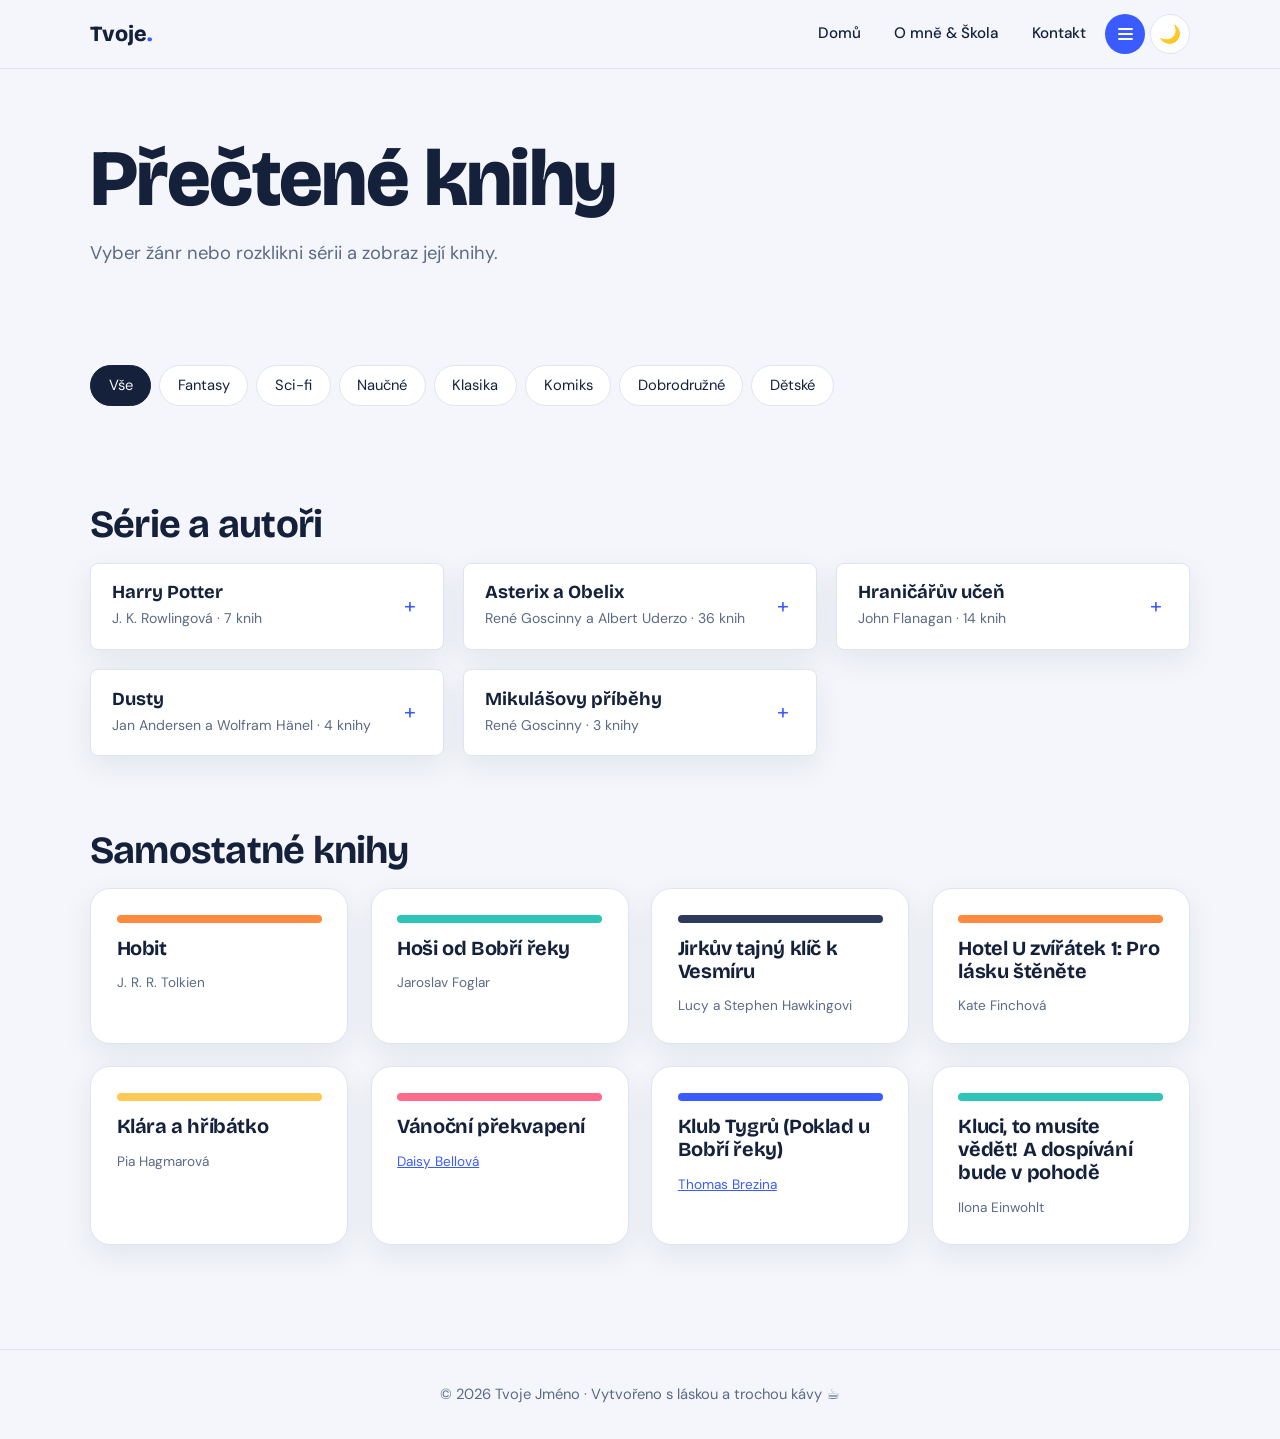
<file: knihy.html>
<!DOCTYPE html>
<html lang="cs"><head><meta charset="UTF-8"><meta name="viewport" content="width=device-width,initial-scale=1">
<title>Knihy – Martin Severňák</title>
<link rel="preconnect" href="https://fonts.googleapis.com"><link rel="preconnect" href="https://fonts.gstatic.com" crossorigin>
<link href="https://fonts.googleapis.com/css2?family=Bricolage+Grotesque:wght@600;800&family=DM+Sans:wght@400;500;700&display=swap" rel="stylesheet">
<link rel="stylesheet" href="css/style.css"></head><body>
<header id="site-header"></header><main>
<div class="wrap page-title"><h1>Přečtené knihy</h1><p>Vyber žánr nebo rozklikni sérii a zobraz její knihy.</p></div>
<section class="wrap">
  <div class="filters">
    <button class="chip on" data-f="vse">Vše</button><button class="chip" data-f="fantasy">Fantasy</button>
    <button class="chip" data-f="scifi">Sci-fi</button><button class="chip" data-f="naucne">Naučné</button>
    <button class="chip" data-f="klasika">Klasika</button><button class="chip" data-f="komiks">Komiks</button>
    <button class="chip" data-f="dobrodruzne">Dobrodružné</button><button class="chip" data-f="detske">Dětské</button>
  </div>
</section>
<section class="wrap book-section">
  <h2>Série a autoři</h2>
  <div class="book-groups">
    <details class="card author-group book reveal" data-z="fantasy">
      <summary><span class="author-title">Harry Potter</span><span class="author-meta">J. K. Rowlingová · 7 knih</span></summary>
      <div class="author-books">
        <ol data-author="J. K. Rowlingová">
          <li>Harry Potter a Kámen mudrců</li>
          <li>Harry Potter a Tajemná komnata</li>
          <li>Harry Potter a Vězeň z Azkabanu</li>
          <li>Harry Potter a Ohnivý pohár</li>
          <li>Harry Potter a Fénixův řád</li>
          <li>Harry Potter a Princ dvojí krve</li>
          <li>Harry Potter a Relikvie smrti</li>
        </ol>
        <p class="muted"><span class="stars">★★★★★</span> Kniha, díky které jsem začal číst.</p>
      </div>
    </details>

    <details class="card author-group book reveal" data-z="komiks">
      <summary><span class="author-title">Asterix a Obelix</span><span class="author-meta">René Goscinny a Albert Uderzo · 36 knih</span></summary>
      <div class="author-books">
        <h3>René Goscinny a Albert Uderzo</h3>
        <ol data-author="René Goscinny a Albert Uderzo">
          <li>Asterix z Galie (Astérix le Gaulois)</li>
          <li>Asterix a zlatý srp (La Serpe d'or)</li>
          <li>Asterix a Gótové (Astérix et les Goths)</li>
          <li>Asterix gladiátorem (Astérix gladiateur)</li>
          <li>Asterix a cesta kolem Galie (Le Tour de Gaule d'Astérix)</li>
          <li>Asterix a Kleopatra (Astérix et Cléopâtre)</li>
          <li>Souboj náčelníků (Le Combat des chefs)</li>
          <li>Asterix v Británii (Astérix chez les Bretons)</li>
          <li>Asterix a Normani (Astérix et les Normands)</li>
          <li>Asterix legionářem (Astérix légionnaire)</li>
          <li>Asterix a štít z Arverne (Le Bouclier arverne)</li>
          <li>Asterix a olympijské hry (Astérix aux Jeux olympiques)</li>
          <li>Asterix a kotlík (Astérix et le chaudron)</li>
          <li>Asterix v Hispánii (Astérix en Hispanie)</li>
          <li>Nesvár (La Zizanie)</li>
          <li>Asterix ve Švýcarsku (Astérix chez les Helvètes)</li>
          <li>Sídliště bohů (Le Domaine des dieux)</li>
          <li>Caesarův vavřínový věnec (Les Lauriers de César)</li>
          <li>Věštec (Le Devin)</li>
          <li>Asterix na Korsice (Astérix en Corse)</li>
          <li>Dárek od Caesara (Le Cadeau de César)</li>
          <li>Velká plavba (La Grande Traversée)</li>
          <li>Obelix &amp; spol. (Obélix et Compagnie)</li>
          <li>Asterix u Belgů (Astérix chez les Belges)</li>
        </ol>
        <h3>Éra Alberta Uderza (samostatná tvorba)</h3>
        <ol start="25" data-author="Albert Uderzo">
          <li>Velký příkop (Le Grand Fossé)</li>
          <li>Asterixova odysea (L'Odyssée d'Astérix)</li>
          <li>Asterixovo synáček (Le Fils d'Astérix)</li>
          <li>Asterix na Indickém oceánu (Astérix chez Rahàzade)</li>
          <li>Růže a meč (La Rose et le Glaive)</li>
          <li>Obelix a lodní lístek (La Galère d'Obélix)</li>
          <li>Asterix a Latraviata (Astérix et Latraviata)</li>
          <li>Asterix a slavný návrat (Astérix et la Rentrée gauloise) – sbírka krátkých příběhů</li>
          <li>Nebe mu padá na hlavu (Le ciel lui tombe sur la tête)</li>
          <li>Narozeniny Asterixe a Obelixe – Zlatá kniha (L'Anniversaire d'Astérix et Obélix - Le Livre d'or)</li>
        </ol>
        <ol start="38" data-author="Jean-Yves Ferri a Didier Conrad">
          <li>Vercingetorixova dcera (La Fille de Vercingétorix)</li>
          <li>Asterix a gryf (Astérix et le Griffon)</li>
        </ol>
      </div>
    </details>

    <details class="card author-group book reveal" data-z="fantasy">
      <summary><span class="author-title">Hraničářův učeň</span><span class="author-meta">John Flanagan · 14 knih</span></summary>
      <div class="author-books">
        <ol data-author="John Flanagan">
          <li><a href="https://www.google.com/search?kgmid=%2Fm%2F0f2ntf&amp;q=Rozvaliny+Gorlanu" target="_blank" rel="noopener noreferrer">Rozvaliny Gorlanu</a> (2004)</li>
          <li><a href="https://www.google.com/search?kgmid=%2Fm%2F0f2p1k&amp;q=Ho%C5%99%C3%ADc%C3%AD+most" target="_blank" rel="noopener noreferrer">Hořící most</a> (2005)</li>
          <li><a href="https://www.google.com/search?kgmid=%2Fm%2F0ffy86&amp;q=Ledov%C3%A1+zem%C4%9B" target="_blank" rel="noopener noreferrer">Ledová země</a> (2005)</li>
          <li><a href="https://www.google.com/search?kgmid=%2Fm%2F02q429s&amp;q=Nositel%C3%A9+dubov%C3%A9ho+listu" target="_blank" rel="noopener noreferrer">Nositelé dubového listu</a> (2006)</li>
          <li><a href="https://www.google.com/search?kgmid=%2Fm%2F02rxjx2&amp;q=V%C3%BDkupn%C3%A9+za+Eraka" target="_blank" rel="noopener noreferrer">Výkupné za Eraka</a> (2007) – dějově se odehrává mezi 4. a 5. dílem, autor ji ale napsal a vydal později.</li>
          <li><a href="https://www.google.com/search?kgmid=%2Fm%2F027046k&amp;q=%C4%8Carod%C4%9Bj+na+severu" target="_blank" rel="noopener noreferrer">Čaroděj na severu</a> (2006)</li>
          <li><a href="https://www.google.com/search?kgmid=%2Fm%2F027vkx4&amp;q=Obl%C3%A9h%C3%A1n%C3%AD+Macindawu" target="_blank" rel="noopener noreferrer">Obléhání Macindawu</a> (2006)</li>
          <li><a href="https://www.google.com/search?kgmid=%2Fm%2F04y69bc&amp;q=Kr%C3%A1lov%C3%A9+Clonmelu" target="_blank" rel="noopener noreferrer">Králové Clonmelu</a> (2008)</li>
          <li><a href="https://www.google.com/search?kgmid=%2Fm%2F09gn3bg&amp;q=Halt+v+nebezpe%C4%8D%C3%AD" target="_blank" rel="noopener noreferrer">Halt v nebezpečí</a> (2010)</li>
          <li><a href="https://www.google.com/search?kgmid=%2Fm%2F0dln32f&amp;q=C%C3%ADsa%C5%99+Nihon-d%C5%BEinu" target="_blank" rel="noopener noreferrer">Císař Nihon-džinu</a> (2011)</li>
          <li><a href="https://www.google.com/search?kgmid=%2Fm%2F0h96csh&amp;q=Ztracen%C3%A9+p%C5%99%C3%ADb%C4%9Bhy" target="_blank" rel="noopener noreferrer">Ztracené příběhy</a> (2011) – sbírka povídek doplňující osudy postav.</li>
          <li><a href="https://www.google.com/search?kgmid=%2Fm%2F0w1dhj8&amp;q=Kr%C3%A1lovsk%C3%A1+hrani%C4%8D%C3%A1%C5%99ka" target="_blank" rel="noopener noreferrer">Královská hraničářka</a> (2013)</li>
          <li><a href="https://www.google.com/search?kgmid=%2Fg%2F11gjk1tgxf&amp;q=Klan+Rud%C3%A9+li%C5%A1ky" target="_blank" rel="noopener noreferrer">Klan Rudé lišky</a> (2018)</li>
          <li><a href="https://www.google.com/search?kgmid=%2Fg%2F11gy75xchf&amp;q=Souboj+na+Araluenu" target="_blank" rel="noopener noreferrer">Souboj na Araluenu</a> (2019)</li>
        </ol>
      </div>
    </details>

    <details class="card author-group book reveal" data-z="detske">
      <summary><span class="author-title">Dusty</span><span class="author-meta">Jan Andersen a Wolfram Hänel · 4 knihy</span></summary>
      <div class="author-books"><ol data-author="Jan Andersen a Wolfram Hänel">
        <li>Dusty: Kamarádi navždy (2017)</li>
        <li>Dusty: V nebezpečí (2018)</li>
        <li>Dusty: Vrať se domů (2018)</li>
        <li>Dusty: Zázrak o Vánocích (2019)</li>
      </ol></div>
    </details>

    <details class="card author-group book reveal" data-z="detske">
      <summary><span class="author-title">Mikulášovy příběhy</span><span class="author-meta">René Goscinny · 3 knihy</span></summary>
      <div class="author-books"><ul data-author="René Goscinny">
        <li>Nové Mikulášovy patálie (Bezvadný vtip)</li>
        <li>Nové Mikulášovy patálie (Sváteční oběd)</li>
        <li>Mikulášovy přestávky</li>
      </ul></div>
    </details>
  </div>
</section>
<section class="wrap book-section">
  <h2>Samostatné knihy</h2>
  <div class="grid">
    <article class="card book reveal" data-z="fantasy dobrodruzne"><div class="cover" style="background:#ff8a3d"></div><h3>Hobit</h3><span class="tag">J. R. R. Tolkien</span></article>
    <article class="card book reveal" data-z="dobrodruzne klasika"><div class="cover" style="background:#2ec4b6"></div><h3>Hoši od Bobří řeky</h3><span class="tag">Jaroslav Foglar</span></article>
    <article class="card book reveal" data-z="scifi"><div class="cover" style="background:#2d3a5e"></div><h3>Jirkův tajný klíč k Vesmíru</h3><span class="tag">Lucy a Stephen Hawkingovi</span></article>
    <article class="card book reveal" data-z="detske"><div class="cover" style="background:#ff8a3d"></div><h3>Hotel U zvířátek 1: Pro lásku štěněte</h3><span class="tag">Kate Finchová</span></article>
    <article class="card book reveal" data-z="detske"><div class="cover" style="background:#ffc857"></div><h3>Klára a hříbátko</h3><span class="tag">Pia Hagmarová</span></article>
    <article class="card book reveal" data-z="detske"><div class="cover" style="background:#ff6b8b"></div><h3>Vánoční překvapení</h3><span class="tag"><a href="https://www.knihydobrovsky.cz/autori/daisy-bellova-240156" target="_blank" rel="noopener noreferrer">Daisy Bellová</a></span></article>
    <article class="card book reveal" data-z="detske"><div class="cover" style="background:#3a5bff"></div><h3>Klub Tygrů (Poklad u Bobří řeky)</h3><span class="tag"><a href="https://www.albatrosmedia.cz/autori/31149/thomas-brezina/" target="_blank" rel="noopener noreferrer">Thomas Brezina</a></span></article>
    <article class="card book reveal" data-z="naucne"><div class="cover" style="background:#2ec4b6"></div><h3>Kluci, to musíte vědět! A dospívání bude v pohodě</h3><span class="tag">Ilona Einwohlt</span></article>
  </div>
</section>
</main><footer id="site-footer"></footer><script src="js/script.js"></script></body></html>
</file>
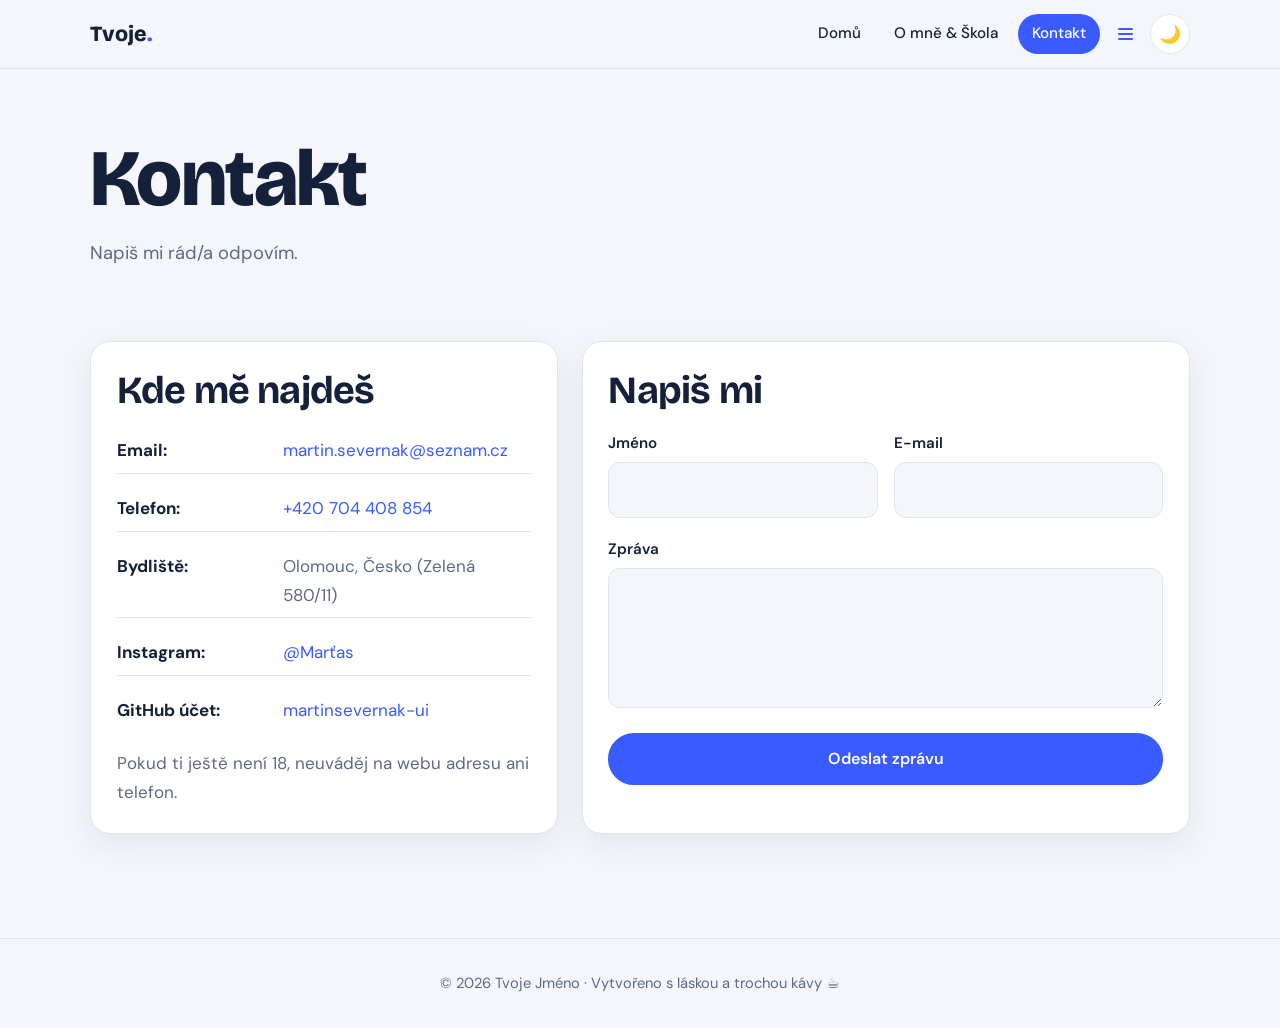
<file: kontakt.html>
<!DOCTYPE html>
<html lang="cs"><head><meta charset="UTF-8"><meta name="viewport" content="width=device-width,initial-scale=1">
<title>Kontakt – Martin Severňák</title>
<link rel="preconnect" href="https://fonts.googleapis.com"><link rel="preconnect" href="https://fonts.gstatic.com" crossorigin>
<link href="https://fonts.googleapis.com/css2?family=Bricolage+Grotesque:wght@600;800&family=DM+Sans:wght@400;500;700&display=swap" rel="stylesheet">
<link rel="stylesheet" href="css/style.css"></head><body>
<header id="site-header"></header><main>
<div class="wrap page-title"><h1>Kontakt</h1><p>Napiš mi rád/a odpovím.</p></div>
<section class="wrap contact-grid">
  <div class="card"><h2>Kde mě najdeš</h2>
    <ul class="contact-list">
      <li><span class="contact-label">Email:</span><span class="contact-value"><a href="mailto:martin.severnak@seznam.cz">martin.severnak@seznam.cz</a></span></li>
      <li><span class="contact-label">Telefon:</span><span class="contact-value"><a href="tel:+420704408854">+420 704 408 854</a></span></li>
      <li><span class="contact-label">Bydliště:</span><span class="contact-value">Olomouc, Česko (Zelená 580/11)</span></li>
      <li><span class="contact-label">Instagram:</span><span class="contact-value"><a href="https://instagram.com/martas" target="_blank" rel="noreferrer">@Marťas</a></span></li>
      <li><span class="contact-label">GitHub účet:</span><span class="contact-value"><a href="https://github.com/martinsevernak-ui" target="_blank" rel="noreferrer">martinsevernak-ui</a></span></li>
    </ul>
    <p class="muted" style="margin-top:1rem">Pokud ti ještě není 18, neuváděj na webu adresu ani telefon.</p></div>
  <div class="card"><h2>Napiš mi</h2>
    <form id="kform">
      <div class="two"><div><label for="jmeno">Jméno</label><input id="jmeno" name="jmeno" required></div>
      <div><label for="email">E-mail</label><input id="email" name="email" type="email" required></div></div>
      <div><label for="zprava">Zpráva</label><textarea id="zprava" name="zprava" required></textarea></div>
      <button class="btn" type="submit">Odeslat zprávu</button>
    </form></div>
</section>
</main><footer id="site-footer"></footer><script src="js/script.js"></script></body></html>
</file>
<file: css/style.css>
/* ===== Barvy a písmo – tady si můžeš vše snadno změnit ===== */
:root{
  --bg:#f4f6fb; --card:#ffffff; --ink:#15213b; --muted:#5d6985; --line:#dfe4f0;
  --accent:#3a5bff; --accent-2:#ffc857; --accent-3:#2ec4b6; --accent-4:#ff6b8b;
  --radius:20px; --shadow:0 10px 30px rgba(21,33,59,.08);
}
[data-theme="dark"]{
  --bg:#0f1526; --card:#182038; --ink:#eef1fa; --muted:#9aa6c5; --line:#27314f;
  --accent:#7c93ff; --shadow:0 10px 30px rgba(0,0,0,.35);
}
*{box-sizing:border-box;margin:0;padding:0}
html{scroll-behavior:smooth}
body{font-family:'DM Sans',system-ui,sans-serif;background:var(--bg);color:var(--ink);line-height:1.7;font-size:17px;transition:background .3s,color .3s}
h1,h2,h3{font-family:'Bricolage Grotesque',system-ui,sans-serif;line-height:1.15;letter-spacing:-.02em}
h1{font-size:clamp(2.6rem,7vw,5rem);font-weight:800}
h2{font-size:clamp(1.7rem,4vw,2.4rem);margin-bottom:1rem}
h3{font-size:1.25rem;margin-bottom:.4rem}
p{max-width:65ch}
a{color:var(--accent)}
.wrap{width:min(1100px,92%);margin-inline:auto}
section{padding:3.5rem 0}
.muted{color:var(--muted)}
:focus-visible{outline:3px solid var(--accent);outline-offset:3px;border-radius:6px}

/* Navigace */
header{position:sticky;top:0;z-index:50;background:color-mix(in srgb,var(--bg) 85%,transparent);backdrop-filter:blur(12px);border-bottom:1px solid var(--line)}
.nav{display:flex;align-items:center;justify-content:space-between;height:68px}
.logo{font-family:'Bricolage Grotesque',sans-serif;font-weight:800;font-size:1.35rem;color:var(--ink);text-decoration:none}
.logo span{color:var(--accent)}
.menu{display:flex;gap:.3rem;align-items:center;list-style:none}
.menu a{display:block;padding:.45rem .9rem;border-radius:999px;color:var(--ink);text-decoration:none;font-weight:500;font-size:.95rem;transition:background .2s}
.menu a:hover{background:var(--line)}
.menu a.active{background:var(--accent);color:#fff}
.dropdown{position:relative}
.more-toggle{display:flex;width:40px;height:40px;flex-direction:column;align-items:center;justify-content:center;gap:3px;padding:0;border:0;border-radius:50%;background:transparent;color:var(--accent);cursor:pointer}
.more-toggle:hover{background:var(--line)}
.more-toggle.active{background:var(--accent);color:#fff}
.more-toggle span{display:block;width:15px;height:2px;border-radius:2px;background:currentColor}
.dropdown-menu{position:absolute;top:calc(100% + .55rem);right:0;z-index:60;display:none;min-width:210px;padding:.45rem;list-style:none;background:var(--card);border:1px solid var(--line);border-radius:14px;box-shadow:var(--shadow)}
.dropdown.open .dropdown-menu{display:block}
.dropdown-menu a{border-radius:9px}
.icon-btn{background:var(--card);border:1px solid var(--line);color:var(--ink);width:40px;height:40px;border-radius:50%;cursor:pointer;font-size:1.1rem}
#burger{display:none}

/* Hero */
.hero{padding:5rem 0 3rem}
.hero p.lead{font-size:1.3rem;margin:1.2rem 0 2rem;color:var(--muted)}
.hero h1 .mark{background:linear-gradient(transparent 62%,#b9d7ff 62%);padding:0 .1em;color:var(--ink)}
.btn{display:inline-block;padding:.85rem 1.6rem;border-radius:999px;background:var(--accent);color:#fff;text-decoration:none;font-weight:600;border:2px solid var(--accent);transition:transform .2s,box-shadow .2s;cursor:pointer;font-size:1rem;font-family:inherit}
.btn:hover{transform:translateY(-3px);box-shadow:0 8px 20px color-mix(in srgb,var(--accent) 40%,transparent)}
.btn.ghost{background:transparent;color:var(--ink);border-color:var(--ink);margin-left:.6rem}

/* Knižní police – hlavní prvek úvodní stránky */
.shelf{display:flex;align-items:flex-end;gap:6px;margin-top:3.5rem;padding:0 12px;border-bottom:10px solid var(--ink);border-radius:0 0 6px 6px}
.spine{flex:1;max-width:64px;border-radius:6px 6px 0 0;color:#fff;font:700 .75rem 'Bricolage Grotesque',sans-serif;writing-mode:vertical-rl;padding:.8rem 0;text-align:center;transition:transform .25s;text-decoration:none;display:block}
.spine:hover{transform:translateY(-14px)}
.s1{height:190px;background:var(--accent)}.s2{height:150px;background:var(--accent-4)}
.s3{height:210px;background:var(--accent-3)}.s4{height:170px;background:var(--accent-2);color:#15213b}
.s5{height:195px;background:#8b5cf6}.s6{height:140px;background:#ff8a3d}.s7{height:180px;background:#2d3a5e}

/* Karty a mřížky */
.grid{display:grid;gap:1.4rem;grid-template-columns:repeat(auto-fit,minmax(250px,1fr))}
.card{background:var(--card);border:1px solid var(--line);border-radius:var(--radius);padding:1.6rem;box-shadow:var(--shadow)}
.card .emoji{font-size:2rem;display:block;margin-bottom:.6rem}
.stats{display:grid;grid-template-columns:repeat(auto-fit,minmax(160px,1fr));gap:1rem}
.stat{border-left:5px solid var(--accent);padding-left:1rem}
.stat b{font:800 2.4rem 'Bricolage Grotesque',sans-serif;display:block;line-height:1}
.page-title{padding:4rem 0 1rem}
.page-title p{font-size:1.15rem;color:var(--muted);margin-top:.8rem}

/* Časová osa */
.timeline{border-left:3px solid var(--line);margin-left:.6rem;padding-left:1.6rem}
.tl-item{position:relative;margin-bottom:1.8rem}
.tl-item::before{content:"";position:absolute;left:-2.2rem;top:.45rem;width:14px;height:14px;background:var(--accent);border-radius:50%;border:3px solid var(--bg)}
.tl-item time{font-weight:700;color:var(--accent)}

/* Dovednosti */
.bar{margin-bottom:1rem}
.bar div{display:flex;justify-content:space-between;font-weight:500}
.bar i{display:block;height:10px;background:var(--line);border-radius:99px;margin-top:.3rem;overflow:hidden}
.bar i::after{content:"";display:block;height:100%;width:var(--v);background:linear-gradient(90deg,var(--accent),var(--accent-3));border-radius:99px}

/* Knihy */
.filters{display:flex;gap:.5rem;flex-wrap:wrap;margin:1.5rem 0}
.chip{padding:.45rem 1.1rem;border-radius:999px;border:1px solid var(--line);background:var(--card);color:var(--ink);cursor:pointer;font:inherit;font-size:.92rem}
.chip.on{background:var(--ink);color:var(--bg);border-color:var(--ink)}
.book{display:flex;flex-direction:column;gap:.3rem}
.book .cover{height:8px;border-radius:99px;margin-bottom:.6rem}
.stars{color:var(--accent-2);letter-spacing:2px}
.tag{font-size:.85rem;color:var(--muted)}
.book.hide{display:none}
.book-section{padding-top:1rem}
.book-groups{display:grid;grid-template-columns:repeat(auto-fit,minmax(280px,1fr));gap:1.2rem;align-items:start}
.author-group{display:block;padding:0;overflow:hidden;border-radius:8px}
.author-group summary{display:grid;grid-template-columns:minmax(0,1fr) 24px;gap:.25rem .6rem;align-items:center;padding:1.1rem 1.3rem;cursor:pointer;list-style:none}
.author-group summary::-webkit-details-marker{display:none}
.author-group summary::after{content:"+";grid-column:2;grid-row:1 / span 2;color:var(--accent);font-size:1.35rem;text-align:center}
.author-group[open] summary::after{content:"−"}
.author-title{grid-column:1;min-width:0;font:700 1.15rem 'Bricolage Grotesque',sans-serif;overflow-wrap:normal;word-break:normal}
.author-meta{grid-column:1;grid-row:2;min-width:0;color:var(--muted);font-size:.88rem;text-align:left;overflow-wrap:break-word}
.author-books{padding:0 1.3rem 1.2rem;border-top:1px solid var(--line)}
.author-books h3{margin:1rem 0 .45rem;font-size:1rem}
.author-books ol,.author-books ul{padding-left:1.35rem;margin-top:.85rem}
.author-books li{padding:.45rem 0;border-bottom:1px solid var(--line)}
.book-title{display:block}
.book-author{display:block;color:var(--muted);font-size:.85rem}
.author-books p{margin-top:1rem}

/* Projekty */
.project .thumb{height:140px;border-radius:14px;margin-bottom:1rem;display:grid;place-items:center;font-size:3rem}
.pill{display:inline-block;font-size:.8rem;padding:.15rem .7rem;border-radius:99px;background:var(--line);margin:.6rem .3rem 0 0}

/* Formulář */
form{display:grid;gap:1rem}
label{font-weight:600;font-size:.95rem}
input,textarea{width:100%;padding:.8rem 1rem;border-radius:12px;border:1px solid var(--line);background:var(--bg);color:var(--ink);font:inherit;margin-top:.3rem}
textarea{min-height:140px;resize:vertical}
.two{display:grid;grid-template-columns:1fr 1fr;gap:1rem}
.contact-grid{display:grid;grid-template-columns:1fr 1.3fr;gap:1.5rem}
.contact-list{list-style:none;padding:0;margin:0;display:grid;gap:.75rem}
.contact-list li{display:grid;grid-template-columns:150px minmax(0,1fr);gap:.75rem 1rem;align-items:baseline;padding:.5rem 0;border-bottom:1px solid var(--line)}
.contact-list li:last-child{border-bottom:none}
.contact-label{font-weight:700;color:var(--ink)}
.contact-value{color:var(--muted);word-break:break-word}
.contact-value a{color:var(--accent);text-decoration:none}
.contact-value a:hover{text-decoration:underline}
footer{border-top:1px solid var(--line);padding:2rem 0;margin-top:3rem;color:var(--muted);text-align:center;font-size:.92rem}

/* Animace – jen jednou při načtení stránky */
.reveal{opacity:0;transform:translateY(24px);transition:opacity .7s,transform .7s}
.reveal.in{opacity:1;transform:none}

@media(max-width:820px){
  #burger{display:block}
  .menu{position:absolute;top:68px;left:0;right:0;flex-direction:column;background:var(--bg);padding:1rem;border-bottom:1px solid var(--line);display:none}
  .menu.open{display:flex}
  .menu>li{width:100%;text-align:center}
  .dropdown-menu{position:static;min-width:0;margin:.25rem auto 0;box-shadow:none;background:color-mix(in srgb,var(--card) 75%,var(--bg))}
  .dropdown-menu a{padding:.45rem .9rem}
  .more-toggle{margin-inline:auto}
  .contact-grid,.two{grid-template-columns:1fr}
  .contact-list li{grid-template-columns:1fr;gap:.2rem .75rem;padding:.5rem 0}
  .author-group summary{padding:1rem}
  .author-books{padding-inline:1rem}
  .btn.ghost{margin:.8rem 0 0}
}
@media(prefers-reduced-motion:reduce){*{transition:none!important;scroll-behavior:auto!important}.reveal{opacity:1;transform:none}}
</file>
